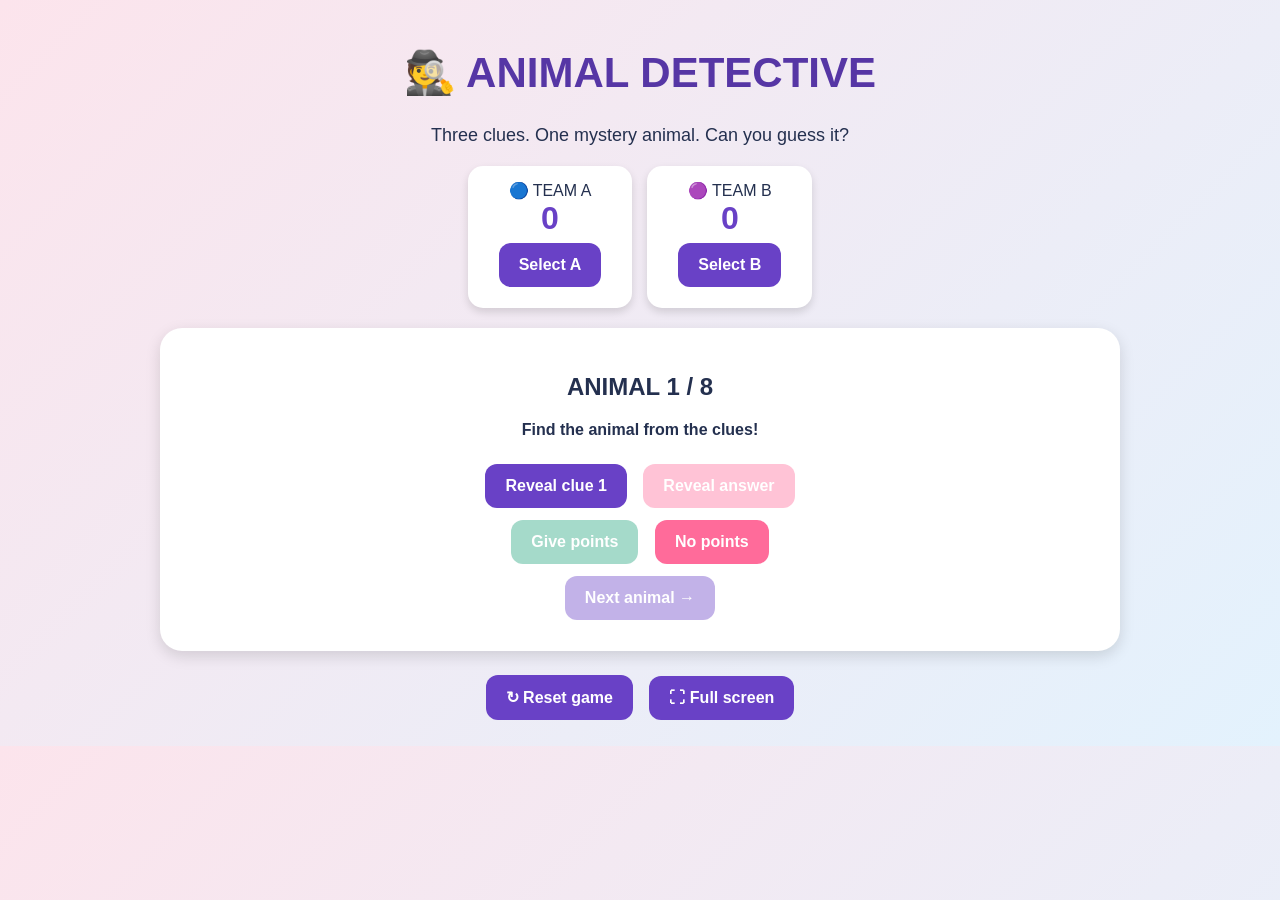
<file: animal-detective.html>
<!DOCTYPE html>
<html lang="en">
<head>
<meta charset="UTF-8">
<meta name="viewport" content="width=device-width, initial-scale=1.0">
<title>Animal Detective</title>

<style>
* { box-sizing: border-box; }

body {
  margin: 0;
  font-family: Arial, sans-serif;
  background: linear-gradient(135deg,#fce4ec,#e3f2fd);
  color: #24304f;
  text-align: center;
}

.container {
  max-width: 1000px;
  margin: auto;
  padding: 20px;
}

h1 {
  font-size: 42px;
  color: #5636a5;
}

.subtitle {
  font-size: 18px;
}

.scoreboard {
  display: flex;
  justify-content: center;
  gap: 15px;
  margin: 20px 0;
}

.team {
  background: white;
  border-radius: 15px;
  padding: 15px 25px;
  min-width: 150px;
  box-shadow: 0 4px 8px #0002;
}

.score {
  font-size: 32px;
  font-weight: bold;
  color: #6941c6;
}

.game-card {
  background: white;
  border-radius: 22px;
  padding: 25px;
  box-shadow: 0 5px 15px #0002;
}

.clue {
  background: #eee9ff;
  padding: 16px;
  margin: 12px auto;
  border-radius: 12px;
  max-width: 650px;
  font-size: 19px;
  font-weight: bold;
}

.hidden {
  display: none;
}

.animal-picture {
  font-size: 110px;
  margin: 15px;
}

.animal-name {
  font-size: 30px;
  font-weight: bold;
  color: #5636a5;
}

button {
  border: none;
  padding: 13px 20px;
  margin: 6px;
  border-radius: 12px;
  font-size: 16px;
  font-weight: bold;
  cursor: pointer;
  background: #6941c6;
  color: white;
}

button:disabled {
  opacity: .4;
  cursor: not-allowed;
}

button:hover:not(:disabled) {
  transform: translateY(-2px);
}

.secondary {
  background: #ff6b9a;
}

.green {
  background: #20a47c;
}

.status {
  font-weight: bold;
  min-height: 25px;
  margin: 12px;
}

@media(max-width:600px) {
  h1 { font-size: 32px; }
  .scoreboard { flex-wrap: wrap; }
  .game-card { padding: 15px; }
}
</style>
</head>

<body>

<div class="container">

<h1>🕵️ ANIMAL DETECTIVE</h1>
<p class="subtitle">
  Three clues. One mystery animal. Can you guess it?
</p>

<div class="scoreboard">
  <div class="team">
    🔵 TEAM A
    <div class="score" id="scoreA">0</div>
    <button onclick="selectTeam('A')">Select A</button>
  </div>

  <div class="team">
    🟣 TEAM B
    <div class="score" id="scoreB">0</div>
    <button onclick="selectTeam('B')">Select B</button>
  </div>
</div>

<div class="game-card">

<h2 id="round">ANIMAL 1 / 8</h2>

<div id="clues"></div>

<div id="animal" class="hidden">
  <div class="animal-picture" id="picture"></div>
  <div class="animal-name" id="answer"></div>
</div>

<div class="status" id="status">
  Find the animal from the clues!
</div>

<button id="revealBtn" onclick="revealClue()">
  Reveal clue 1
</button>

<button class="secondary" id="answerBtn"
onclick="revealAnswer()" disabled>
  Reveal answer
</button>

<br>

<button class="green" id="awardBtn"
onclick="awardPoints()" disabled>
  Give points
</button>

<button class="secondary" onclick="noPoints()">
  No points
</button>

<br>

<button id="nextBtn" onclick="nextAnimal()" disabled>
  Next animal →
</button>

</div>

<br>

<button onclick="resetGame()">↻ Reset game</button>

<button onclick="toggleFullscreen()">⛶ Full screen</button>

</div>

<script>

const animals = [

{
name:"Monkey",
picture:"🐒",
clues:[
"I have a long tail.",
"I can climb trees.",
"I like eating bananas."
]
},

{
name:"Zebra",
picture:"🦓",
clues:[
"I have four legs.",
"My body has black and white stripes.",
"I look like a horse."
]
},

{
name:"Kangaroo",
picture:"🦘",
clues:[
"I have two strong back legs.",
"I can jump very high.",
"I carry my baby in a pouch."
]
},

{
name:"Camel",
picture:"🐪",
clues:[
"I live in hot, dry places.",
"I have long legs and a long neck.",
"I have one or two humps."
]
},

{
name:"Lizard",
picture:"🦎",
clues:[
"I am a small reptile.",
"I have four short legs and a long tail.",
"I like sitting on warm rocks."
]
},

{
name:"Flamingo",
picture:"🦩",
clues:[
"I am a bird.",
"I have long, thin legs and a long neck.",
"I am usually pink."
]
},

{
name:"Crocodile",
picture:"🐊",
clues:[
"I have a long tail.",
"I have a big mouth and sharp teeth.",
"I live in rivers and swamps."
]
},

{
name:"Penguin",
picture:"🐧",
clues:[
"I am a bird, but I cannot fly.",
"I have black and white feathers.",
"I can swim very well in cold water."
]
}

];

let current = 0;
let clueCount = 0;
let team = "A";
let scoreA = 0;
let scoreB = 0;
let finished = false;
let answered = false;

function selectTeam(t) {
  team = t;
  document.getElementById("status").textContent =
    "Team " + t + " is answering!";
}

function render() {

  const a = animals[current];

  document.getElementById("round").textContent =
    "ANIMAL " + (current+1) + " / 8";

  let html = "";

  for(let i=0;i<3;i++) {

    if(i < clueCount) {
      html += `<div class="clue">
        🔎 Clue ${i+1}: ${a.clues[i]}
      </div>`;
    } else {
      html += `<div class="clue hidden">
        Clue ${i+1}
      </div>`;
    }

  }

  document.getElementById("clues").innerHTML = html;

  document.getElementById("revealBtn").disabled =
    clueCount >= 3 || finished;

  document.getElementById("revealBtn").textContent =
    clueCount < 3 ?
    "Reveal clue " + (clueCount+1) :
    "All clues revealed";

  document.getElementById("answerBtn").disabled =
    clueCount === 0 || answered || finished;

  document.getElementById("awardBtn").disabled =
    !answered || finished;

  document.getElementById("nextBtn").disabled =
    !finished;

  document.getElementById("scoreA").textContent = scoreA;
  document.getElementById("scoreB").textContent = scoreB;
}

function revealClue() {
  if(clueCount < 3 && !finished) {
    clueCount++;
    render();
  }
}

function revealAnswer() {

  if(clueCount === 0 || answered || finished) return;

  answered = true;

  const a = animals[current];

  document.getElementById("animal").classList.remove("hidden");
  document.getElementById("picture").textContent = a.picture;
  document.getElementById("answer").textContent = a.name;

  document.getElementById("status").textContent =
    "The answer is " + a.name + "!";

  render();
}

function awardPoints() {

  if(!answered || finished) return;

  const points = Math.max(1, 4-clueCount);

  if(team === "A") {
    scoreA += points;
  } else {
    scoreB += points;
  }

  finished = true;

  document.getElementById("status").textContent =
    "⭐ Team " + team + " earns " + points + " points!";

  render();
}

function noPoints() {

  if(finished) return;

  finished = true;

  document.getElementById("status").textContent =
    "Round finished. No points awarded.";

  render();
}

function nextAnimal() {

  if(!finished) return;

  if(current < animals.length-1) {

    current++;
    clueCount = 0;
    finished = false;
    answered = false;

    document.getElementById("animal").classList.add("hidden");
    document.getElementById("status").textContent =
      "Find the animal from the clues!";

    render();

  } else {

    document.getElementById("round").textContent =
      "GAME COMPLETE!";

    document.getElementById("status").textContent =
      scoreA === scoreB ?
      "It's a tie!" :
      scoreA > scoreB ?
      "🏆 TEAM A WINS!" :
      "🏆 TEAM B WINS!";

    document.getElementById("nextBtn").disabled = true;
  }
}

function resetGame() {

  current = 0;
  clueCount = 0;
  team = "A";
  scoreA = 0;
  scoreB = 0;
  finished = false;
  answered = false;

  document.getElementById("animal").classList.add("hidden");
  document.getElementById("status").textContent =
    "Find the animal from the clues!";

  render();
}

function toggleFullscreen() {
  if(!document.fullscreenElement) {
    document.documentElement.requestFullscreen?.();
  } else {
    document.exitFullscreen?.();
  }
}

render();

</script>

</body>
</html>
</file>
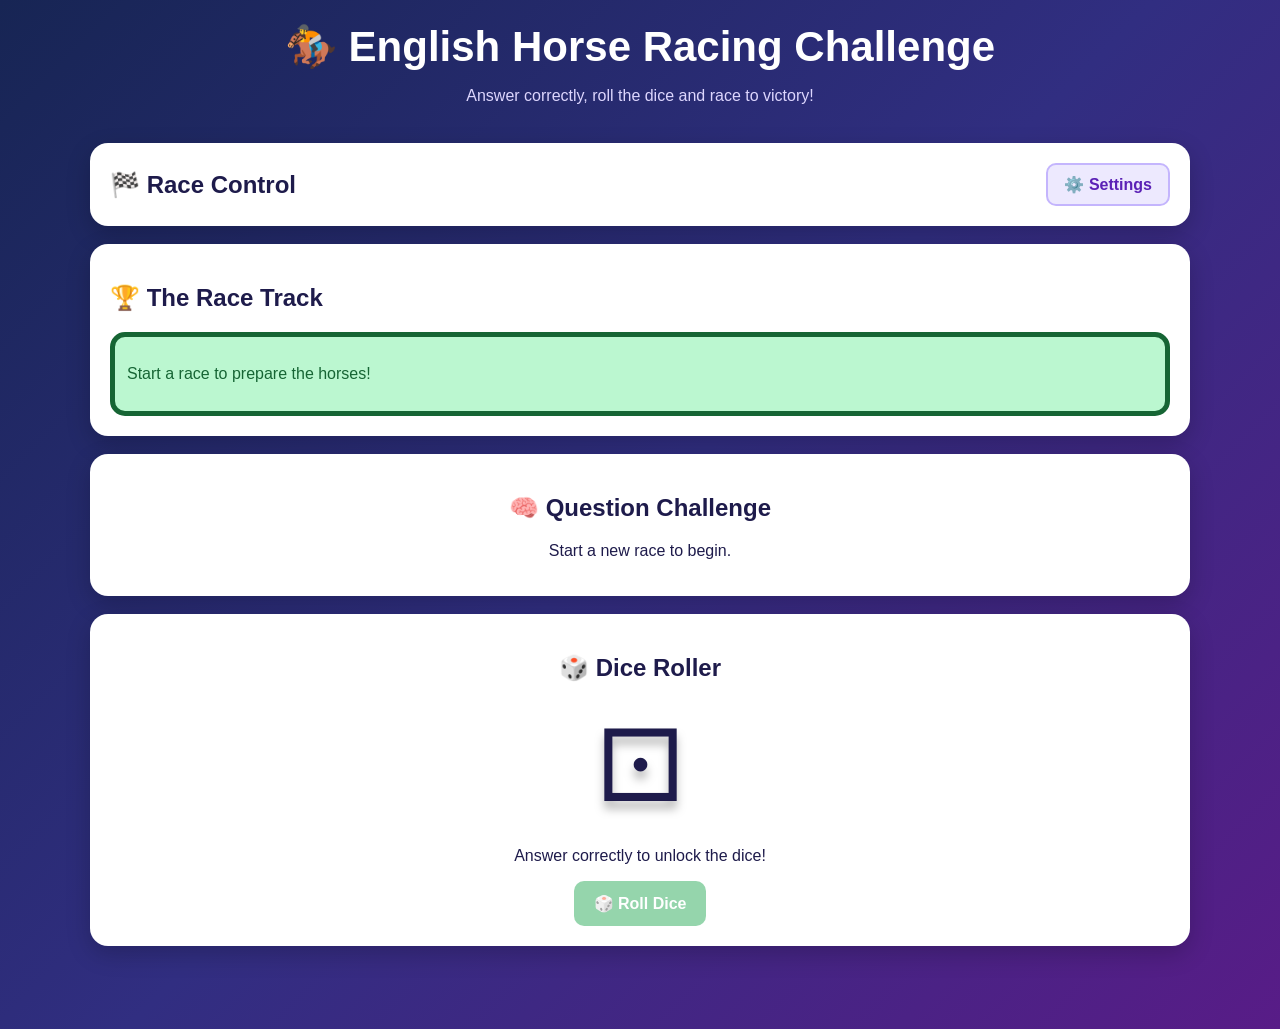
<file: horse-racing.html>
<!DOCTYPE html>
<html lang="en">
<head>
<meta charset="UTF-8">
<meta name="viewport" content="width=device-width, initial-scale=1.0">
<title>English Horse Racing Challenge</title>

<style>
/* COLLAPSIBLE RACE SETTINGS */

.settings-heading {
  display: flex;
  justify-content: space-between;
  align-items: center;
  gap: 10px;
}

.settings-heading h2 {
  margin: 0;
}

.gear-button {
  background: #ede9fe;
  color: #5b21b6;
  border: 2px solid #c4b5fd;
  padding: 10px 16px;
  border-radius: 10px;
  white-space: nowrap;
}

.gear-button:hover {
  background: #ddd6fe;
}

.settings-content {
  margin-top: 18px;
  padding-top: 15px;
  border-top: 1px solid #ddd6fe;
}

.settings-content.hidden {
  display: none;
}

* { box-sizing: border-box; }

body {
  margin: 0;
  font-family: Arial, sans-serif;
  background: linear-gradient(135deg, #172554, #312e81, #581c87);
  color: white;
  min-height: 100vh;
}

header {
  text-align: center;
  padding: 22px 12px;
}

header h1 {
  margin: 0;
  font-size: clamp(27px, 5vw, 42px);
}

header p { color: #ddd6fe; }

.container {
  width: min(1100px, 94%);
  margin: auto;
  padding-bottom: 35px;
}

.panel {
  background: white;
  color: #1e1b4b;
  border-radius: 18px;
  padding: 20px;
  margin-bottom: 18px;
  box-shadow: 0 8px 25px #0003;
}

.settings {
  display: grid;
  grid-template-columns: repeat(auto-fit, minmax(180px, 1fr));
  gap: 14px;
}

label {
  display: block;
  font-weight: bold;
  margin-bottom: 7px;
}

select, input {
  width: 100%;
  padding: 12px;
  border: 2px solid #c4b5fd;
  border-radius: 9px;
  font-size: 16px;
}

button {
  border: 0;
  border-radius: 10px;
  padding: 13px 20px;
  font-size: 16px;
  font-weight: bold;
  cursor: pointer;
  transition: .2s;
}

button:hover:not(:disabled) {
  transform: translateY(-2px);
  filter: brightness(1.08);
}

button:disabled {
  opacity: .45;
  cursor: not-allowed;
}

.primary {
  background: #7c3aed;
  color: white;
}

.green {
  background: #16a34a;
  color: white;
}

.orange {
  background: #ea580c;
  color: white;
}

.track {
  background: #bbf7d0;
  border: 5px solid #166534;
  border-radius: 15px;
  padding: 12px;
  overflow: hidden;
}

.lane {
  position: relative;
  height: 57px;
  background: repeating-linear-gradient(
    90deg, #86efac 0 45px, #a7f3d0 45px 90px
  );
  border-bottom: 2px dashed #15803d;
  margin-bottom: 5px;
  border-radius: 6px;
}

.lane:last-child { border-bottom: 0; }

.horse {
  position: absolute;
  left: 0;
  top: 5px;
  font-size: 36px;
  transition: left 1s cubic-bezier(.2,.8,.3,1);
  z-index: 2;
  transform: scaleX(-1);
}

.horse-name {
  position: absolute;
  left: 7px;
  top: 36px;
  color: #14532d;
  font-size: 11px;
  font-weight: bold;
}

.finish {
  position: absolute;
  right: 0;
  top: 0;
  bottom: 0;
  width: 25px;
  background: repeating-conic-gradient(#111 0% 25%, white 0% 50%) 0 / 15px 15px;
  border-left: 3px solid #111;
}

.current {
  outline: 3px solid #f59e0b;
  outline-offset: -3px;
}

.question-box {
  text-align: center;
}

.question {
  font-size: clamp(19px, 3vw, 27px);
  font-weight: bold;
  line-height: 1.5;
  margin: 20px 0;
}

.base-word {
  display: inline-block;
  background: #ede9fe;
  color: #6d28d9;
  padding: 10px 22px;
  border-radius: 10px;
  font-size: 23px;
  font-weight: bold;
  letter-spacing: 2px;
}

.answer-area {
  display: flex;
  gap: 10px;
  max-width: 600px;
  margin: 15px auto;
}

.answer-area input { flex: 1; }

.feedback {
  min-height: 30px;
  font-weight: bold;
  margin: 12px;
}

.dice-area {
  text-align: center;
  padding: 20px;
}

.dice {
  font-size: 100px;
  display: inline-block;
  line-height: 1.3;
  filter: drop-shadow(0 8px 5px #0004);
}

.rolling {
  animation: tumble .65s ease-in-out infinite;
}

@keyframes tumble {
  0% { transform: rotate(0deg) scale(1); }
  25% { transform: rotate(90deg) scale(1.15); }
  50% { transform: rotate(180deg) scale(.9); }
  75% { transform: rotate(270deg) scale(1.15); }
  100% { transform: rotate(360deg) scale(1); }
}

.scoreboard {
  display: grid;
  grid-template-columns: repeat(auto-fit, minmax(120px, 1fr));
  gap: 10px;
}

.score {
  background: #f3f0ff;
  padding: 12px;
  border-radius: 10px;
  text-align: center;
  border: 2px solid #ddd6fe;
}

.score.active {
  border-color: #f59e0b;
  background: #fef3c7;
}

.score strong {
  display: block;
  font-size: 18px;
  margin: 5px;
}

.hidden { display: none !important; }

#result {
  text-align: center;
  font-size: 27px;
  font-weight: bold;
  color: #7c3aed;
  padding: 15px;
}

@media(max-width: 550px) {
  .answer-area { flex-direction: column; }
  .horse { font-size: 30px; }
  .lane { height: 53px; }
}
</style>
</head>

<body>

<header>
  <h1>🏇 English Horse Racing Challenge</h1>
  <p>Answer correctly, roll the dice and race to victory!</p>
</header>

<div class="container">

<section class="panel settings-panel">

  <div class="settings-heading">
    <h2>🏁 Race Control</h2>

    <button id="settingsToggle"
            class="gear-button"
            aria-expanded="false"
            aria-controls="settingsContent"
            title="Open race settings">
      ⚙️ Settings
    </button>
  </div>

  <div id="settingsContent" class="settings-content hidden">

    <div class="settings">
      <div>
        <label for="playerCount">Number of players / teams</label>
        <select id="playerCount">
          <option value="2">2 players</option>
          <option value="3">3 players</option>
          <option value="4">4 players</option>
          <option value="5">5 players</option>
          <option value="6">6 players</option>
        </select>
      </div>

      <div>
        <label for="categorySelect">Question category</label>
        <select id="categorySelect"></select>
      </div>

      <div>
        <label for="setSelect">Question set</label>
        <select id="setSelect"></select>
      </div>

      <div>
        <label for="raceLength">Race length</label>
        <select id="raceLength">
          <option value="20">20 spaces</option>
          <option value="30" selected>30 spaces</option>
          <option value="40">40 spaces</option>
        </select>
      </div>
    </div>

    <p>
      <button class="primary" id="startButton">
        🏁 Start New Race
      </button>
    </p>

  </div>
</section>

<section class="panel">
  <h2>🏆 The Race Track</h2>
  <div id="track" class="track">
    <p style="color:#166534">Start a race to prepare the horses!</p>
  </div>
</section>

<section class="panel question-box">
  <h2>🧠 Question Challenge</h2>

  <p id="turnLabel">Start a new race to begin.</p>

  <div id="questionArea" class="hidden">
    <div class="question" id="questionText"></div>

    <p>Change this base word:</p>
    <div class="base-word" id="baseWord"></div>

    <div class="answer-area">
      <input id="answerInput" type="text"
        placeholder="Type your answer here"
        autocomplete="off">
      <button class="primary" id="submitAnswer">Submit</button>
    </div>

    <div class="feedback" id="feedback"></div>

    <button class="orange hidden" id="nextTurn">
      Next Player →
    </button>
  </div>
</section>

<section class="panel dice-area">
  <h2>🎲 Dice Roller</h2>
  <div class="dice" id="dice">⚀</div>
  <p id="diceMessage">Answer correctly to unlock the dice!</p>
  <button class="green" id="rollButton" disabled>🎲 Roll Dice</button>
</section>

<div id="result"></div>

</div>

<script src="question-sets.js"></script>

<script>
const horses = ["🐎", "🐴", "🏇", "🐎", "🐴", "🏇"];
const diceFaces = ["⚀", "⚁", "⚂", "⚃", "⚄", "⚅"];

let players = [];
let currentPlayer = 0;
let questions = [];
let questionIndex = 0;
let raceLength = 30;
let canRoll = false;
let raceOver = true;
let gameStarted = false;

const $ = id => document.getElementById(id);

function shuffle(array) {
  return [...array].sort(() => Math.random() - 0.5);
}

// LOAD CATEGORIES FROM THE SEPARATE QUESTION FILE
function loadCategories() {
  const categorySelect = $("categorySelect");
  categorySelect.innerHTML = "";

  if (typeof questionBank === "undefined") {
    categorySelect.innerHTML =
      '<option value="">Question bank not found</option>';
    return;
  }

  Object.keys(questionBank).forEach(key => {
    const option = document.createElement("option");
    option.value = key;
    option.textContent = questionBank[key].name;
    categorySelect.appendChild(option);
  });

  loadSets();
}

function loadSets() {
  const category = $("categorySelect").value;
  const setSelect = $("setSelect");
  setSelect.innerHTML = "";

  const sets = questionBank[category].sets;

  Object.keys(sets).forEach(key => {
    const option = document.createElement("option");
    option.value = key;
    option.textContent = sets[key].name;
    setSelect.appendChild(option);
  });
}

$("categorySelect").addEventListener("change", loadSets);

// CREATE PLAYERS
function createPlayers() {
  const count = Number($("playerCount").value);

  players = Array.from({ length: count }, (_, i) => ({
    name: "Player " + (i + 1),
    horse: horses[i],
    position: 0
  }));
}

// DRAW THE TRACK
function drawTrack() {
  const track = $("track");
  track.innerHTML = "";

  players.forEach((player, i) => {
    const lane = document.createElement("div");
    lane.className = "lane" + (i === currentPlayer ? " current" : "");

    const horse = document.createElement("div");
    horse.className = "horse";
    horse.textContent = player.horse;
    horse.style.left =
      `calc(${Math.min(player.position / raceLength * 100, 100)}% - 12px)`;

    const name = document.createElement("div");
    name.className = "horse-name";
    name.textContent = player.name;

    const finish = document.createElement("div");
    finish.className = "finish";

    lane.append(horse, name, finish);
    track.appendChild(lane);
  });
}

// LOAD A QUESTION
function loadQuestion() {
  if (questionIndex >= questions.length) {
    questions = shuffle(questions);
    questionIndex = 0;
  }

  const q = questions[questionIndex];
  questionIndex++;

  $("questionText").textContent = q.sentence;
  $("baseWord").textContent = q.baseWord;
  $("answerInput").value = "";
  $("feedback").textContent = "";
  $("answerInput").disabled = false;
  $("submitAnswer").disabled = false;
  $("nextTurn").classList.add("hidden");

  $("rollButton").disabled = true;
  $("diceMessage").textContent = "Answer correctly to unlock the dice!";
  $("dice").textContent = "⚀";

  canRoll = false;
}

// START A NEW RACE
function startRace() {
  const category = $("categorySelect").value;
  const setName = $("setSelect").value;

  if (!category || !setName) {
    alert("Please select a question category and set.");
    return;
  }

  const selectedSet = questionBank[category].sets[setName];

  if (!selectedSet || !selectedSet.questions.length) {
    alert("This question set is empty.");
    return;
  }

  raceLength = Number($("raceLength").value);
  currentPlayer = 0;
  questionIndex = 0;
  raceOver = false;
  gameStarted = true;

  createPlayers();
  questions = shuffle(selectedSet.questions);

  $("result").textContent = "";
  $("questionArea").classList.remove("hidden");
  $("turnLabel").textContent = "Race started!";
  $("diceMessage").textContent = "Answer the question to roll.";

  drawTrack();
  showTurn();

  // Collapse settings after starting the race.
  $("settingsContent").classList.add("hidden");
  $("settingsToggle").textContent = "⚙️ Settings";
  $("settingsToggle").setAttribute("aria-expanded", "false");
  $("settingsToggle").title = "Open race settings";
}

// SHOW CURRENT PLAYER
function showTurn() {
  if (raceOver) return;

  const player = players[currentPlayer];

  $("turnLabel").textContent =
    player.horse + " " + player.name + "'s turn!";

  loadQuestion();
  drawTrack();
}

// CHECK ANSWER
function submitAnswer() {
  if (!gameStarted || raceOver || canRoll) return;

  const q = questions[questionIndex - 1];
  const answer = $("answerInput").value.trim().toLowerCase();
  const correct = q.answer.trim().toLowerCase();

  if (!answer) {
    $("feedback").textContent = "Please type an answer first!";
    $("feedback").style.color = "#dc2626";
    return;
  }

  if (answer === correct) {
    $("feedback").textContent = "🎉 Correct! You can roll the dice!";
    $("feedback").style.color = "#16a34a";

    $("answerInput").disabled = true;
    $("submitAnswer").disabled = true;
    $("rollButton").disabled = false;

    $("diceMessage").textContent =
      players[currentPlayer].name + " has earned a dice roll!";

    canRoll = true;
  } else {
    $("feedback").textContent = "❌ Not quite! Correct answer: " + q.answer;
    $("feedback").style.color = "#dc2626";

    $("answerInput").disabled = true;
    $("submitAnswer").disabled = true;
    $("nextTurn").classList.remove("hidden");
  }
}

// ROLL DICE
function rollDice() {
  if (!canRoll || raceOver) return;

  canRoll = false;
  $("rollButton").disabled = true;

  const dice = $("dice");
  dice.classList.add("rolling");
  $("diceMessage").textContent = "The dice is rolling...";

  setTimeout(() => {
    const result = Math.floor(Math.random() * 6) + 1;

    dice.classList.remove("rolling");
    dice.textContent = diceFaces[result - 1];

    const player = players[currentPlayer];
    player.position += result;

    $("diceMessage").textContent =
      player.name + " rolled " + result + "!";

    drawTrack();

    if (player.position >= raceLength) {
      raceOver = true;
      $("result").textContent =
        "🏆 " + player.horse + " " + player.name + " WINS THE RACE! 🏆";

      $("turnLabel").textContent = "Race finished!";
      $("diceMessage").textContent = "Congratulations to the winner!";
      return;
    }

    $("feedback").textContent =
      "Your horse moved " + result + " spaces!";

    $("nextTurn").classList.remove("hidden");
  }, 1500);
}

// NEXT PLAYER
function nextPlayer() {
  if (!gameStarted || raceOver) return;

  currentPlayer = (currentPlayer + 1) % players.length;
  showTurn();
}

$("startButton").addEventListener("click", startRace);
$("submitAnswer").addEventListener("click", submitAnswer);
$("rollButton").addEventListener("click", rollDice);
$("nextTurn").addEventListener("click", nextPlayer);

$("answerInput").addEventListener("keydown", event => {
  if (event.key === "Enter") submitAnswer();
});

// COLLAPSIBLE SETTINGS BUTTON

const settingsToggle = $("settingsToggle");
const settingsContent = $("settingsContent");

settingsToggle.addEventListener("click", () => {
  const isOpen = !settingsContent.classList.contains("hidden");

  settingsContent.classList.toggle("hidden");

  settingsToggle.setAttribute("aria-expanded", String(!isOpen));

  settingsToggle.textContent = isOpen
    ? "⚙️ Settings"
    : "✖ Close Settings";

  settingsToggle.title = isOpen
    ? "Open race settings"
    : "Close race settings";
});

loadCategories();
</script>

</body>
</html>
</file>
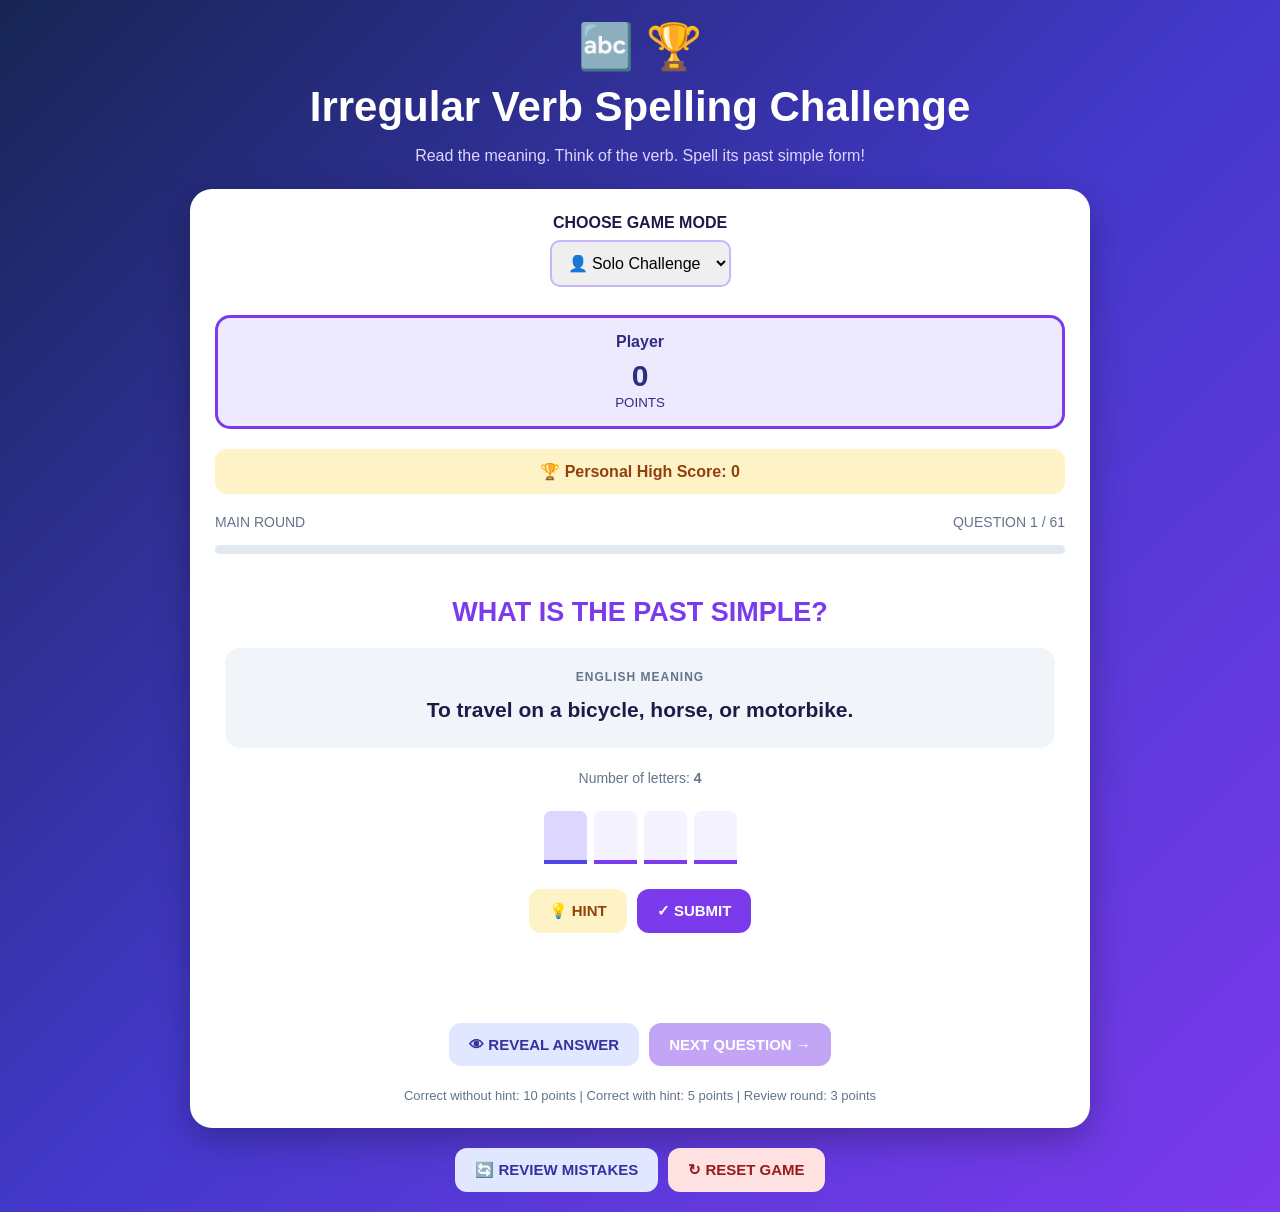
<file: spelling-challenge.html>
<!DOCTYPE html>
<html lang="en">
<head>
<meta charset="UTF-8">
<meta name="viewport" content="width=device-width, initial-scale=1.0">
<title>Irregular Verb Spelling Challenge</title>

<style>
* { box-sizing: border-box; }

body {
  margin: 0;
  font-family: Arial, sans-serif;
  background: linear-gradient(135deg,#172554,#4338ca,#7c3aed);
  color: white;
  min-height: 100vh;
  padding: 20px;
}

.container {
  max-width: 900px;
  margin: auto;
}

header {
  text-align: center;
  margin-bottom: 24px;
}

header h1 {
  font-size: clamp(28px,5vw,42px);
  margin: 10px 0;
}

header p { color: #ddd6fe; }

.panel {
  background: white;
  color: #1e1b4b;
  border-radius: 22px;
  padding: 25px;
  box-shadow: 0 12px 35px #0004;
}

.mode-area {
  text-align: center;
  margin-bottom: 20px;
}

.mode-area select {
  padding: 12px;
  border-radius: 10px;
  border: 2px solid #c4b5fd;
  font-size: 16px;
  margin: 8px;
}

.scoreboard {
  display: grid;
  grid-template-columns: repeat(auto-fit,minmax(125px,1fr));
  gap: 12px;
  margin-bottom: 20px;
}

.team {
  padding: 15px;
  border-radius: 15px;
  text-align: center;
  background: #eef2ff;
  border: 3px solid transparent;
  cursor: pointer;
  color: #312e81;
  min-width: 0;
}

.team.active {
  border-color: #7c3aed;
  background: #ede9fe;
}

.team h3 {
  margin: 0 0 8px;
  font-size: 16px;
}

.score {
  font-size: 30px;
  font-weight: bold;
}

.highscore {
  text-align: center;
  background: #fef3c7;
  color: #92400e;
  padding: 13px;
  border-radius: 12px;
  margin-bottom: 20px;
  font-weight: bold;
}

.info {
  display: flex;
  justify-content: space-between;
  flex-wrap: wrap;
  gap: 10px;
  color: #64748b;
  font-size: 14px;
  margin-bottom: 15px;
}

.progress {
  height: 9px;
  background: #e2e8f0;
  border-radius: 20px;
  overflow: hidden;
  margin-bottom: 18px;
}

.progress-bar {
  height: 100%;
  width: 0%;
  background: #8b5cf6;
  transition: width .3s;
}

.question {
  text-align: center;
  padding: 20px 10px;
}

.question h2 {
  color: #7c3aed;
  font-size: 27px;
  margin: 5px 0 20px;
}

.meaning {
  background: #f1f5f9;
  border-radius: 15px;
  padding: 22px;
  margin: 15px 0 22px;
}

.meaning-label {
  color: #64748b;
  font-size: 12px;
  font-weight: bold;
  letter-spacing: 1px;
  margin-bottom: 10px;
}

.meaning-text {
  font-size: 21px;
  font-weight: bold;
  line-height: 1.5;
}

.blanks {
  display: flex;
  flex-wrap: wrap;
  justify-content: center;
  gap: 7px;
  margin: 25px 0;
}

.letter {
  width: 43px;
  height: 53px;
  border: none;
  border-bottom: 4px solid #7c3aed;
  border-radius: 7px 7px 0 0;
  background: #f5f3ff;
  color: #312e81;
  font-size: 25px;
  font-weight: bold;
  text-align: center;
  text-transform: uppercase;
  outline: none;
}

.letter:focus {
  background: #ddd6fe;
  border-bottom-color: #4f46e5;
}

.letter:disabled {
  opacity: 1;
  color: #312e81;
}

.buttons {
  display: flex;
  flex-wrap: wrap;
  justify-content: center;
  gap: 10px;
  margin-top: 20px;
}

button {
  border: none;
  padding: 13px 20px;
  border-radius: 12px;
  font-size: 15px;
  font-weight: bold;
  cursor: pointer;
  transition: .2s;
}

button:hover:not(:disabled) {
  transform: translateY(-2px);
  filter: brightness(1.05);
}

button:disabled {
  opacity: .45;
  cursor: not-allowed;
}

.primary { background: #7c3aed; color: white; }
.secondary { background: #e0e7ff; color: #3730a3; }
.hint-btn { background: #fef3c7; color: #92400e; }
.danger { background: #fee2e2; color: #991b1b; }

.hint-box {
  display: none;
  background: #fef3c7;
  color: #92400e;
  padding: 15px;
  border-radius: 12px;
  margin: 15px auto;
  max-width: 400px;
  font-weight: bold;
}

.feedback {
  min-height: 35px;
  margin-top: 15px;
  font-size: 18px;
  font-weight: bold;
  text-align: center;
}

.answer-box {
  display: none;
  margin-top: 12px;
  padding: 15px;
  border-radius: 12px;
  background: #dcfce7;
  color: #166534;
  font-size: 19px;
  font-weight: bold;
  text-align: center;
}

.bottom-info {
  margin-top: 22px;
  text-align: center;
  color: #64748b;
  font-size: 13px;
}

.game-controls {
  display: flex;
  flex-wrap: wrap;
  justify-content: center;
  gap: 10px;
  margin-top: 20px;
}

@media(max-width:500px) {
  .panel { padding: 17px; }
  .letter {
    width: 34px;
    height: 45px;
    font-size: 20px;
  }
  button { padding: 12px 14px; }
  .meaning-text { font-size: 18px; }
}
</style>
</head>

<body>

<div class="container">

<header>
  <div style="font-size:45px;">🔤 🏆</div>
  <h1>Irregular Verb Spelling Challenge</h1>
  <p>Read the meaning. Think of the verb. Spell its past simple form!</p>
</header>

<div class="panel">

  <div class="mode-area">
    <strong>CHOOSE GAME MODE</strong><br>

    <select id="gameMode" onchange="changeMode()">
      <option value="solo">👤 Solo Challenge</option>
      <option value="team">👥 Team Battle</option>
    </select>

    <div id="teamSettings" style="display:none;">
      <br>
      <strong>Number of teams:</strong>
      <select id="teamCount" onchange="createTeams()">
        <option value="2">2 Teams</option>
        <option value="3">3 Teams</option>
        <option value="4">4 Teams</option>
        <option value="5">5 Teams</option>
        <option value="6">6 Teams</option>
      </select>
    </div>
  </div>

  <div class="scoreboard" id="scoreboard"></div>

  <div class="highscore" id="highScoreBox">
    🏆 Personal High Score:
    <span id="highScore">0</span>
  </div>

  <div class="info">
    <span id="roundInfo">MAIN ROUND</span>
    <span id="questionInfo">QUESTION 1 / 60</span>
  </div>

  <div class="progress">
    <div class="progress-bar" id="progressBar"></div>
  </div>

  <div class="question">

    <h2>WHAT IS THE PAST SIMPLE?</h2>

    <div class="meaning">
      <div class="meaning-label">ENGLISH MEANING</div>
      <div class="meaning-text" id="meaning">Loading...</div>
    </div>

    <div style="color:#64748b;font-size:14px;">
      Number of letters:
      <strong id="letterCount">0</strong>
    </div>

    <div class="blanks" id="blanks"></div>

    <div class="buttons">
      <button class="hint-btn" id="hintBtn" onclick="showHint()">
        💡 HINT
      </button>

      <button class="primary" id="submitBtn" onclick="checkAnswer()">
        ✓ SUBMIT
      </button>
    </div>

    <div class="hint-box" id="hintBox"></div>
    <div class="feedback" id="feedback"></div>
    <div class="answer-box" id="answerBox"></div>

  </div>

  <div class="buttons">
    <button class="secondary" id="revealBtn" onclick="revealAnswer()">
      👁 REVEAL ANSWER
    </button>

    <button class="primary" id="nextBtn" onclick="nextQuestion()" disabled>
      NEXT QUESTION →
    </button>
  </div>

  <div class="bottom-info">
    Correct without hint: 10 points |
    Correct with hint: 5 points |
    Review round: 3 points
  </div>

</div>

<div class="game-controls">
  <button class="secondary" onclick="startReview()">
    🔄 REVIEW MISTAKES
  </button>

  <button class="danger" onclick="resetGame()">
    ↻ RESET GAME
  </button>
</div>

</div>

<script>

// ======================================
// IRREGULAR VERB DATABASE
// ======================================

const verbs = [
{base:"become",past:"became",meaning:"To start to be something different."},
{base:"begin",past:"began",meaning:"To start doing something."},
{base:"break",past:"broke",meaning:"To damage something into pieces."},
{base:"bring",past:"brought",meaning:"To carry something to a place."},
{base:"build",past:"built",meaning:"To make something by putting materials together."},
{base:"buy",past:"bought",meaning:"To get something by paying money."},
{base:"catch",past:"caught",meaning:"To stop and hold something moving through the air."},
{base:"choose",past:"chose",meaning:"To decide which thing you want."},
{base:"come",past:"came",meaning:"To move towards a person or place."},
{base:"cost",past:"cost",meaning:"To have a particular price."},
{base:"cut",past:"cut",meaning:"To divide something using a knife or scissors."},
{base:"do",past:"did",meaning:"To perform an action or activity."},
{base:"drink",past:"drank",meaning:"To take liquid into your mouth and swallow it."},
{base:"drive",past:"drove",meaning:"To control a car or other vehicle."},
{base:"eat",past:"ate",meaning:"To put food in your mouth and swallow it."},
{base:"fall",past:"fell",meaning:"To move down to the ground accidentally."},
{base:"feel",past:"felt",meaning:"To experience an emotion or physical sensation."},
{base:"find",past:"found",meaning:"To discover something you were looking for."},
{base:"fly",past:"flew",meaning:"To travel through the air using wings."},
{base:"forget",past:"forgot",meaning:"To fail to remember something."},
{base:"freeze",past:"froze",meaning:"To become hard because of extreme cold."},
{base:"get",past:"got",meaning:"To receive or obtain something."},
{base:"give",past:"gave",meaning:"To let someone have something."},
{base:"go",past:"went",meaning:"To move from one place to another."},
{base:"grow",past:"grew",meaning:"To become bigger or taller."},
{base:"have",past:"had",meaning:"To own, possess, or experience something."},
{base:"hear",past:"heard",meaning:"To notice a sound with your ears."},
{base:"hide",past:"hid",meaning:"To put something where people cannot see it."},
{base:"hold",past:"held",meaning:"To carry or keep something in your hands."},
{base:"keep",past:"kept",meaning:"To continue to have or look after something."},
{base:"know",past:"knew",meaning:"To have information or understanding about something."},
{base:"leave",past:"left",meaning:"To go away from a place."},
{base:"lose",past:"lost",meaning:"To no longer have something."},
{base:"make",past:"made",meaning:"To create or produce something."},
{base:"meet",past:"met",meaning:"To see and talk to someone for the first time or by arrangement."},
{base:"pay",past:"paid",meaning:"To give money for something."},
{base:"put",past:"put",meaning:"To move something to a particular place."},
{base:"read",past:"read",meaning:"To look at and understand written words."},
{base:"ride",past:"rode",meaning:"To travel on a bicycle, horse, or motorbike."},
{base:"ring",past:"rang",meaning:"To make a bell or phone produce a sound."},
{base:"run",past:"ran",meaning:"To move quickly on your feet."},
{base:"say",past:"said",meaning:"To speak words or express something."},
{base:"see",past:"saw",meaning:"To notice something using your eyes."},
{base:"sell",past:"sold",meaning:"To give something to someone in exchange for money."},
{base:"sing",past:"sang",meaning:"To make music with your voice."},
{base:"sit",past:"sat",meaning:"To rest your body on a chair or seat."},
{base:"sleep",past:"slept",meaning:"To rest with your eyes closed."},
{base:"speak",past:"spoke",meaning:"To talk or use your voice."},
{base:"swim",past:"swam",meaning:"To move through water using your arms and legs."},
{base:"take",past:"took",meaning:"To carry or move something with you."},
{base:"teach",past:"taught",meaning:"To help someone learn something."},
{base:"think",past:"thought",meaning:"To use your mind to consider something."},
{base:"throw",past:"threw",meaning:"To send something through the air with your hand."},
{base:"understand",past:"understood",meaning:"To know the meaning of something."},
{base:"wear",past:"wore",meaning:"To have clothes on your body."},
{base:"win",past:"won",meaning:"To be the best or finish first in a competition."},
{base:"write",past:"wrote",meaning:"To form words using a pen, pencil, or keyboard."},
{base:"fight",past:"fought",meaning:"To use physical force or argue against someone."},
{base:"feed",past:"fed",meaning:"To give food to a person or animal."},
{base:"lend",past:"lent",meaning:"To let someone use something and expect it back."},
{base:"spend",past:"spent",meaning:"To use money or time."}
];

// ======================================
// GAME VARIABLES
// ======================================

let questions = [];
let reviewQuestions = [];
let currentIndex = 0;

let currentTeam = "Player";
let gameMode = "solo";
let teams = [];
let scores = {};

let usedHint = false;
let answered = false;
let reviewMode = false;
let gameFinished = false;

let highScore = Number(
  localStorage.getItem("irregularVerbHighScore") || 0
);

// ======================================
// SHUFFLE
// ======================================

function shuffle(array) {
  return [...array].sort(() => Math.random() - 0.5);
}

// ======================================
// GAME MODE
// ======================================

function changeMode() {
  gameMode = document.getElementById("gameMode").value;

  document.getElementById("teamSettings").style.display =
    gameMode === "team" ? "block" : "none";

  createTeams();
  startGame();
}

function createTeams() {
  teams = [];
  scores = {};

  if (gameMode === "solo") {
    teams.push("Player");
  } else {
    const count = Number(
      document.getElementById("teamCount").value
    );

    for (let i = 1; i <= count; i++) {
      teams.push("Team " + i);
    }
  }

  teams.forEach(team => {
    scores[team] = 0;
  });

  currentTeam = teams[0];

  renderScoreboard();
  updateScores();

  document.getElementById("highScoreBox").style.display =
    gameMode === "solo" ? "block" : "none";
}

function renderScoreboard() {
  const board = document.getElementById("scoreboard");
  board.innerHTML = "";

  teams.forEach((team,index) => {
    const card = document.createElement("div");

    card.className = "team";
    card.id = "teamCard" + index;

    const heading = document.createElement("h3");
    heading.textContent = team;

    const score = document.createElement("div");
    score.className = "score";
    score.id = "score" + index;
    score.textContent = "0";

    const label = document.createElement("small");
    label.textContent = "POINTS";

    card.append(heading,score,label);
    card.onclick = () => selectTeam(team);

    board.appendChild(card);
  });

  highlightTeam();
}

function selectTeam(team) {
  if (!teams.includes(team)) return;

  currentTeam = team;
  highlightTeam();
}

function highlightTeam() {
  teams.forEach((team,index) => {
    const card = document.getElementById("teamCard" + index);

    if (card) {
      card.classList.toggle("active",team === currentTeam);
    }
  });
}

// ======================================
// HIGH SCORE
// ======================================

function updateHighScore() {
  if (gameMode !== "solo") return;

  const playerScore = scores["Player"] || 0;

  if (playerScore > highScore) {
    highScore = playerScore;

    localStorage.setItem(
      "irregularVerbHighScore",
      highScore
    );
  }

  document.getElementById("highScore").textContent = highScore;
}

function updateScores() {
  teams.forEach((team,index) => {
    const element = document.getElementById("score" + index);

    if (element) {
      element.textContent = scores[team] || 0;
    }
  });

  updateHighScore();
}

// ======================================
// START GAME
// ======================================

function startGame() {
  questions = shuffle(verbs);
  currentIndex = 0;
  reviewQuestions = [];
  reviewMode = false;
  gameFinished = false;

  loadQuestion();
}

// ======================================
// LOAD QUESTION
// ======================================

function loadQuestion() {

  if (currentIndex >= questions.length) {
    finishRound();
    return;
  }

  const word = questions[currentIndex];

  usedHint = false;
  answered = false;

  document.getElementById("meaning").textContent = word.meaning;
  document.getElementById("letterCount").textContent = word.past.length;

  document.getElementById("roundInfo").textContent =
    reviewMode ? "REVIEW ROUND" : "MAIN ROUND";

  document.getElementById("questionInfo").textContent =
    "QUESTION " + (currentIndex + 1) + " / " + questions.length;

  document.getElementById("progressBar").style.width =
    (currentIndex / questions.length * 100) + "%";

  document.getElementById("hintBox").style.display = "none";
  document.getElementById("feedback").textContent = "";
  document.getElementById("answerBox").style.display = "none";

  document.getElementById("hintBtn").disabled = false;
  document.getElementById("submitBtn").disabled = false;
  document.getElementById("revealBtn").disabled = false;
  document.getElementById("nextBtn").disabled = true;

  const blanks = document.getElementById("blanks");
  blanks.innerHTML = "";

  for (let i = 0; i < word.past.length; i++) {
    const input = document.createElement("input");

    input.className = "letter";
    input.type = "text";
    input.maxLength = 1;
    input.autocomplete = "off";
    input.spellcheck = false;
    input.setAttribute("aria-label","Letter " + (i + 1));

    input.addEventListener("input",function() {
      this.value = this.value.toUpperCase().replace(/[^A-Z]/g,"");

      if (this.value && i < word.past.length - 1) {
        blanks.children[i + 1].focus();
      }
    });

    input.addEventListener("keydown",function(e) {
      if (e.key === "Backspace" && !this.value && i > 0) {
        blanks.children[i - 1].focus();
      }

      if (e.key === "Enter") checkAnswer();
    });

    blanks.appendChild(input);
  }

  blanks.children[0].focus();
}

// ======================================
// HINT
// ======================================

function showHint() {
  if (answered || gameFinished) return;

  usedHint = true;

  const word = questions[currentIndex];

  const hintBox = document.getElementById("hintBox");

  hintBox.textContent =
    "💡 BASE VERB: " + word.base.toUpperCase();

  hintBox.style.display = "block";
}

// ======================================
// CHECK ANSWER
// ======================================

function checkAnswer() {
  if (answered || gameFinished) return;

  const word = questions[currentIndex];
  const inputs = document.querySelectorAll(".letter");

  let studentAnswer = "";

  inputs.forEach(input => {
    studentAnswer += input.value.toLowerCase();
  });

  if (studentAnswer.length !== word.past.length) {
    const feedback = document.getElementById("feedback");
    feedback.textContent = "⚠️ Please fill in every letter!";
    feedback.style.color = "#d97706";
    return;
  }

  if (studentAnswer === word.past.toLowerCase()) {

    const points = reviewMode ? 3 : (usedHint ? 5 : 10);

    scores[currentTeam] += points;
    updateScores();

    const feedback = document.getElementById("feedback");
    feedback.textContent = "🎉 CORRECT! +" + points + " POINTS!";
    feedback.style.color = "#16a34a";

    if (reviewMode) {
      reviewQuestions = reviewQuestions.filter(item => item !== word);
    }

  } else {

    const feedback = document.getElementById("feedback");
    feedback.textContent = "❌ Incorrect! Check the correct spelling below.";
    feedback.style.color = "#dc2626";

    if (!reviewMode && !reviewQuestions.includes(word)) {
      reviewQuestions.push(word);
    }
  }

  revealCorrectWord();

  answered = true;

  document.getElementById("submitBtn").disabled = true;
  document.getElementById("hintBtn").disabled = true;
  document.getElementById("revealBtn").disabled = true;
  document.getElementById("nextBtn").disabled = false;
}

// ======================================
// REVEAL ANSWER
// ======================================

function revealCorrectWord() {
  const word = questions[currentIndex];

  const answerBox = document.getElementById("answerBox");

  answerBox.textContent =
    word.base.toUpperCase() + " → " + word.past.toUpperCase();

  answerBox.style.display = "block";

  const inputs = document.querySelectorAll(".letter");

  inputs.forEach((input,index) => {
    input.value = word.past[index].toUpperCase();
    input.disabled = true;
  });
}

function revealAnswer() {
  if (answered || gameFinished) return;

  const word = questions[currentIndex];

  if (!reviewMode && !reviewQuestions.includes(word)) {
    reviewQuestions.push(word);
  }

  document.getElementById("feedback").textContent =
    "Teacher revealed the answer. No points awarded.";

  document.getElementById("feedback").style.color = "#64748b";

  revealCorrectWord();

  answered = true;

  document.getElementById("submitBtn").disabled = true;
  document.getElementById("hintBtn").disabled = true;
  document.getElementById("revealBtn").disabled = true;
  document.getElementById("nextBtn").disabled = false;
}

// ======================================
// NEXT QUESTION
// ======================================

function nextQuestion() {
  if (!answered || gameFinished) return;

  currentIndex++;
  loadQuestion();
}

// ======================================
// REVIEW MISTAKES
// ======================================

function startReview() {
  if (reviewQuestions.length === 0) {
    alert("No mistakes to review yet. Play a round first!");
    return;
  }

  questions = shuffle(reviewQuestions);
  currentIndex = 0;
  reviewMode = true;
  gameFinished = false;

  loadQuestion();
}

// ======================================
// FINISH ROUND
// ======================================

function finishRound() {
  gameFinished = true;

  document.getElementById("progressBar").style.width = "100%";
  document.getElementById("meaning").textContent =
    "You have completed this round!";

  document.getElementById("blanks").innerHTML = "";
  document.getElementById("letterCount").textContent = "-";
  document.getElementById("hintBox").style.display = "none";
  document.getElementById("answerBox").style.display = "none";

  document.getElementById("hintBtn").disabled = true;
  document.getElementById("submitBtn").disabled = true;
  document.getElementById("revealBtn").disabled = true;
  document.getElementById("nextBtn").disabled = true;

  if (reviewMode) {

    document.getElementById("feedback").textContent =
      reviewQuestions.length > 0
      ? "🏆 Review complete! " + reviewQuestions.length +
        " word(s) still need practice."
      : "🏆 Excellent! All review words mastered!";

  } else if (gameMode === "solo") {

    document.getElementById("feedback").textContent =
      "🏆 YOUR FINAL SCORE: " + scores["Player"] + " POINTS!";

  } else {

    const highest = Math.max(...Object.values(scores));

    const winners = teams.filter(
      team => scores[team] === highest
    );

    document.getElementById("feedback").textContent =
      winners.length > 1
      ? "🏆 IT'S A DRAW: " + winners.join(" & ")
      : "🏆 " + winners[0] + " WINS!";
  }

  document.getElementById("feedback").style.color = "#7c3aed";
}

// ======================================
// RESET
// ======================================

function resetGame() {
  if (!confirm("Reset the game and current scores?")) return;

  createTeams();
  startGame();
}

// ======================================
// INITIALISE GAME
// ======================================

createTeams();
updateHighScore();
startGame();

</script>
</body>
</html>
</file>
